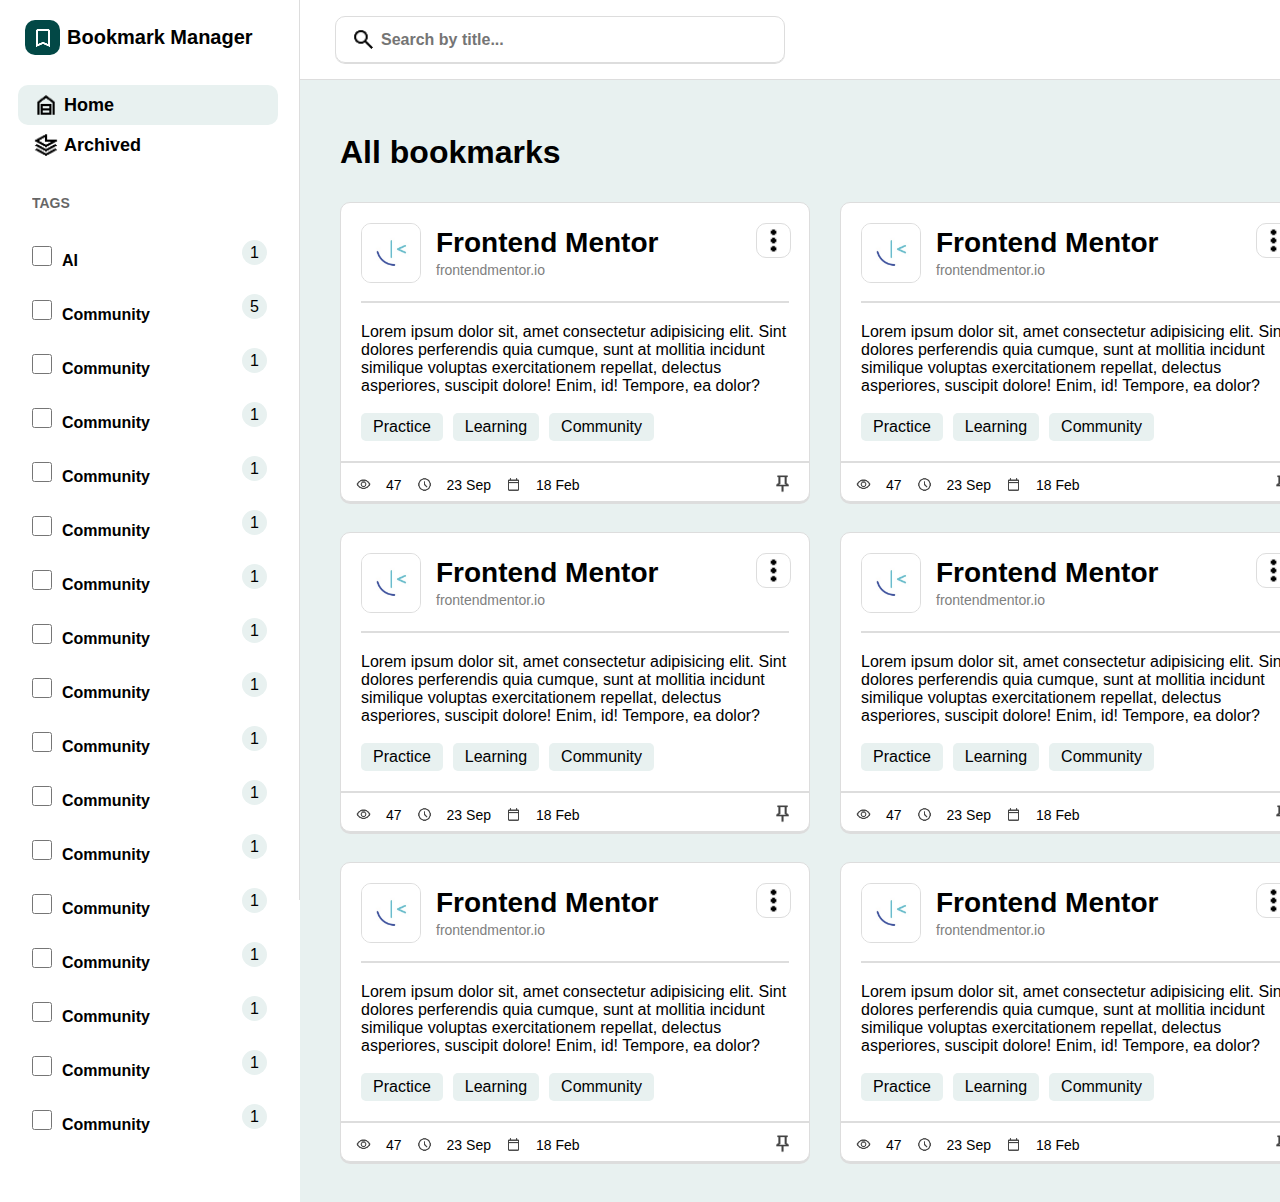
<file: 1/index.html>
<!DOCTYPE html>
<html lang="en">

<head>
    <meta charset="UTF-8">
    <meta name="viewport" content="width=device-width, initial-scale=1.0">
    <title>Bookmark Manager</title>
    <style>
        * {
            margin: 0;
            padding: 0;
            box-sizing: border-box;
            font-family: sans-serif;
        }

        aside {
            width: 300px;
            height: 100vh;
            background-color: #fff;
            border-right: 1px solid #ddd;
            position: absolute;
            top: 0;
            left: 0;
        }

        .title {
            display: flex;
            gap: 7px;
            align-items: center;
            margin-top: 20px;
            margin-left: 25px;
        }

        .title>div {
            border-radius: 10px;
            border: 0;
            background-color: #024846;
            width: 35px;
            height: 35px;
        }

        .title>div img {
            margin: 6px;
        }

        .title>h1 {
            font-weight: 600;
            font-size: 20px;
        }

        nav {
            margin-top: 30px;
        }

        .home,
        .archived {
            display: flex;
            padding: 7px;
            align-items: center;
            font-weight: 600;
            font-size: 18px;
            gap: 5px;
            width: 260px;
            padding-left: 15px;
            margin-left: 18px;
        }

        .home img,
        .archived img {
            width: 26px;
        }

        .home {
            border: 0;
            border-radius: 10px;
            background-color: #e8f1f0;
        }

        .tags {
            margin-top: 30px;
            margin-left: 32px;
        }

        .tags>h4 {
            opacity: 0.6;
            font-size: 14px;
        }

        .tags_list>input {
            width: 20px;
            height: 20px;
            margin-top: 35px;
            margin-right: 10px;
        }

        .tags_num {
            margin-top: -30px;
            margin-left: 210px;
            text-align: center;
            line-height: 25px;
            border: 0;
            border-radius: 100%;
            width: 25px;
            height: 25px;
            background-color: #e8f1f0;
        }

        .tags_list>span {
            font-weight: 600;
        }

        main {
            width: 100%;
            padding-left: 300px;
        }

        header {
            width: 100%;
            height: 80px;
            border-bottom: 1px solid #ddd;
            background-color: #fff;
            display: flex;
            align-items: center;
            gap: 800px;
        }

        search input {
            background: url("img/search.png") top left no-repeat;
            background-size: 25px;
            background-position: 15px;
            margin-left: 35px;
            height: 47px;
            padding-left: 45px;
            width: 450px;
            border: 1px solid #ddd;
            border-radius: 10px;
            box-shadow: 0px 1px #ddd;
            font-size: 16px;
            font-weight: 600;
        }

        .header_right {
            display: flex;
            gap: 15px;
        }

        .add_bookmark {
            display: flex;
            background-color: #024846;
            border: 0;
            gap: 10px;
            color: white;
            font-size: 18px;
            padding: 20px;
            height: 50px;
            line-height: 10px;
            width: 200px;
            border-radius: 10px;
        }

        .profile {
            width: 50px;
            border-radius: 100%;
            transition: 0.15s;
        }

        .profile:hover {
            border: 2px solid cyan;
        }

        section {
            padding: 40px;
            background-color: #e8f1f0;
        }

        section div>h1 {
            margin-top: 1.5vh;
            margin-bottom: 3.5vh;
        }

        .section_head {
            display: flex;
            align-items: center;
            gap: 1165px;
            white-space: nowrap;
        }

        .sort_by {
            margin-bottom: 15px;
            height: 50px;
            display: flex;
            padding: 10px;
            border: 2px solid #ddd;
            background-color: #fff;
            border-radius: 10px;
            align-items: center;
            gap: 4px;

        }

        .sort_by>img {
            width: 25px;
            height: 25px;
        }

        .item-list {
            display: grid;
            grid-template-columns: repeat(3, 1fr);
            grid-auto-rows: 300px;
            gap: 30px;
        }

        .item-list hr{
            border: 1px solid #ddd;
        }

        .item {
            border-radius: 10px;
            border: 1px solid #ddd;
            background-color: #fff;
            box-shadow: 0px 2px #ddd;
            width: 470px;
        }

        .item_container{
            margin: 20px;
        }
        
        .item_header{
            display: flex;
            margin-bottom: 18px;
        }

        .item_logo{
            border: 1px solid #ddd;
            border-radius: 10px;
            width: 60px;
            height: 60px;
        }

        .item_title{
            line-height: 0px;
            margin-left: 15px;
            font-size: 14px;
            color: grey;
        }

        .item_title h1{
            color: black;
            margin-top: 20px;
            margin-bottom: 27px;
        }

        .item_desc{
            margin-top: 20px;
            font-size: 16px;
        }

        .item_more{
            position: absolute;
            margin-left: 395px;
            border: 1px solid #ddd;
            border-radius: 10px;
            width: 35px;
            height: 35px;
        }

        .item_tags{
            margin-top: 18px;
            display: flex;
            gap: 10px;
        }

        .item_tags > div{
            border: 0;
            border-radius: 5px;
            background-color: #e8f1f0;
            padding: 5px;
            padding-left: 12px;
            padding-right: 12px;
        }

        .item_info{
            display: flex;
            align-items: center;
            justify-content: flex-start;
            margin-left: 15px;
            margin-top: 10px;
            bottom: 10px;
            font-size: 14px;
            gap: 15px;
        }

        .item_info > img{
            width: 15px;
            height: 15px;
        }

        .item_pin{
            margin-left: 175px;
        }
        
        .item_pin > img{
            height: 20px;
            width: 25px;
        }

        @media screen and (max-width: 600px){
            
        }
    </style>
</head>

<body>
    <aside>
        <div class="title">
            <div><img src="img/bookmark2.png" alt="로고"></div>
            <h1>Bookmark Manager</h1>
        </div>

        <nav>
            <div class="home"><img src="img/home.png" alt="홈">Home</div>
            <div class="archived"><img src="img/archived.png" alt="아카이브">Archived</div>
            <div class="tags">
                <h4 class="tags_txt">TAGS</h4>
                <div class="tags_list"><input type="checkbox"><span>AI</span>
                    <div class="tags_num">1</div>
                </div>
                <div class="tags_list"><input type="checkbox"><span>Community</span>
                    <div class="tags_num">5</div>
                </div>
                <div class="tags_list"><input type="checkbox"><span>Community</span>
                    <div class="tags_num">1</div>
                </div>
                <div class="tags_list"><input type="checkbox"><span>Community</span>
                    <div class="tags_num">1</div>
                </div>
                <div class="tags_list"><input type="checkbox"><span>Community</span>
                    <div class="tags_num">1</div>
                </div>
                <div class="tags_list"><input type="checkbox"><span>Community</span>
                    <div class="tags_num">1</div>
                </div>
                <div class="tags_list"><input type="checkbox"><span>Community</span>
                    <div class="tags_num">1</div>
                </div>
                <div class="tags_list"><input type="checkbox"><span>Community</span>
                    <div class="tags_num">1</div>
                </div>
                <div class="tags_list"><input type="checkbox"><span>Community</span>
                    <div class="tags_num">1</div>
                </div>
                <div class="tags_list"><input type="checkbox"><span>Community</span>
                    <div class="tags_num">1</div>
                </div>
                <div class="tags_list"><input type="checkbox"><span>Community</span>
                    <div class="tags_num">1</div>
                </div>
                <div class="tags_list"><input type="checkbox"><span>Community</span>
                    <div class="tags_num">1</div>
                </div>
                <div class="tags_list"><input type="checkbox"><span>Community</span>
                    <div class="tags_num">1</div>
                </div>
                <div class="tags_list"><input type="checkbox"><span>Community</span>
                    <div class="tags_num">1</div>
                </div>
                <div class="tags_list"><input type="checkbox"><span>Community</span>
                    <div class="tags_num">1</div>
                </div>
                <div class="tags_list"><input type="checkbox"><span>Community</span>
                    <div class="tags_num">1</div>
                </div>
                <div class="tags_list"><input type="checkbox"><span>Community</span>
                    <div class="tags_num">1</div>
                </div>
            </div>
        </nav>
    </aside>

    <main>
        <header>
            <search>
                <input type="search" placeholder="Search by title...">
            </search>
            <div class="header_right">
                <button class="add_bookmark">
                    <h1>+</h1> Add Bookmark
                </button>
                <a href="https://github.com/unityjack0972"><img src="img/nana.png" alt="" class="profile"></a>
            </div>
        </header>

        <section>
            <div class="section_head">
                <h1>All bookmarks</h1>
                <button class="sort_by"><img src="img/sort.png" alt="분류">
                    <h2>Sort by</h2>
                </button>
            </div>

            <div class="item-list">
                <div class="item">
                    <div class="item_container">
                        <div class="item_header">
                            <img src="img/item1.png" alt="아이템" class="item_logo">
                            <div class="item_title">
                                <h1>Frontend Mentor</h1>
                                <p>frontendmentor.io</p>
                            </div>
                            <img src="img/more.png" alt="더보기" class="item_more">
                        </div>
                        <hr>
                        <p class="item_desc">Lorem ipsum dolor sit, amet consectetur adipisicing elit. Sint dolores perferendis quia
                            cumque, sunt at mollitia incidunt similique voluptas exercitationem repellat, delectus
                            asperiores, suscipit dolore! Enim, id! Tempore, ea dolor?</p>
                        <div class="item_tags">
                            <div>Practice</div>
                            <div>Learning</div>
                            <div>Community</div>
                        </div>
                    </div>
                    <hr>
                    <div class="item_info">
                        <img src="img/view.png" alt="조회수">
                        <div class="info_txt">47</div>
                        <img src="img/date.png" alt="날짜">
                        <div class="info_txt">23 Sep</div>
                        <img src="img/calendar.png" alt="달력">
                        <div class="info_txt">18 Feb</div>
                        
                        <div class="item_pin"><img src="img/pin.png" alt="고정"></div>
                    </div>
                </div>
                <div class="item">
                    <div class="item_container">
                        <div class="item_header">
                            <img src="img/item1.png" alt="아이템" class="item_logo">
                            <div class="item_title">
                                <h1>Frontend Mentor</h1>
                                <p>frontendmentor.io</p>
                            </div>
                            <img src="img/more.png" alt="더보기" class="item_more">
                        </div>
                        <hr>
                        <p class="item_desc">Lorem ipsum dolor sit, amet consectetur adipisicing elit. Sint dolores perferendis quia
                            cumque, sunt at mollitia incidunt similique voluptas exercitationem repellat, delectus
                            asperiores, suscipit dolore! Enim, id! Tempore, ea dolor?</p>
                        <div class="item_tags">
                            <div>Practice</div>
                            <div>Learning</div>
                            <div>Community</div>
                        </div>
                    </div>
                    <hr>
                    <div class="item_info">
                        <img src="img/view.png" alt="조회수">
                        <div class="info_txt">47</div>
                        <img src="img/date.png" alt="날짜">
                        <div class="info_txt">23 Sep</div>
                        <img src="img/calendar.png" alt="달력">
                        <div class="info_txt">18 Feb</div>
                        
                        <div class="item_pin"><img src="img/pin.png" alt="고정"></div>
                    </div>
                </div>
                <div class="item">
                    <div class="item_container">
                        <div class="item_header">
                            <img src="img/item1.png" alt="아이템" class="item_logo">
                            <div class="item_title">
                                <h1>Frontend Mentor</h1>
                                <p>frontendmentor.io</p>
                            </div>
                            <img src="img/more.png" alt="더보기" class="item_more">
                        </div>
                        <hr>
                        <p class="item_desc">Lorem ipsum dolor sit, amet consectetur adipisicing elit. Sint dolores perferendis quia
                            cumque, sunt at mollitia incidunt similique voluptas exercitationem repellat, delectus
                            asperiores, suscipit dolore! Enim, id! Tempore, ea dolor?</p>
                        <div class="item_tags">
                            <div>Practice</div>
                            <div>Learning</div>
                            <div>Community</div>
                        </div>
                    </div>
                    <hr>
                    <div class="item_info">
                        <img src="img/view.png" alt="조회수">
                        <div class="info_txt">47</div>
                        <img src="img/date.png" alt="날짜">
                        <div class="info_txt">23 Sep</div>
                        <img src="img/calendar.png" alt="달력">
                        <div class="info_txt">18 Feb</div>
                        
                        <div class="item_pin"><img src="img/pin.png" alt="고정"></div>
                    </div>
                </div>
                <div class="item">
                    <div class="item_container">
                        <div class="item_header">
                            <img src="img/item1.png" alt="아이템" class="item_logo">
                            <div class="item_title">
                                <h1>Frontend Mentor</h1>
                                <p>frontendmentor.io</p>
                            </div>
                            <img src="img/more.png" alt="더보기" class="item_more">
                        </div>
                        <hr>
                        <p class="item_desc">Lorem ipsum dolor sit, amet consectetur adipisicing elit. Sint dolores perferendis quia
                            cumque, sunt at mollitia incidunt similique voluptas exercitationem repellat, delectus
                            asperiores, suscipit dolore! Enim, id! Tempore, ea dolor?</p>
                        <div class="item_tags">
                            <div>Practice</div>
                            <div>Learning</div>
                            <div>Community</div>
                        </div>
                    </div>
                    <hr>
                    <div class="item_info">
                        <img src="img/view.png" alt="조회수">
                        <div class="info_txt">47</div>
                        <img src="img/date.png" alt="날짜">
                        <div class="info_txt">23 Sep</div>
                        <img src="img/calendar.png" alt="달력">
                        <div class="info_txt">18 Feb</div>
                        
                        <div class="item_pin"><img src="img/pin.png" alt="고정"></div>
                    </div>
                </div>
                <div class="item">
                    <div class="item_container">
                        <div class="item_header">
                            <img src="img/item1.png" alt="아이템" class="item_logo">
                            <div class="item_title">
                                <h1>Frontend Mentor</h1>
                                <p>frontendmentor.io</p>
                            </div>
                            <img src="img/more.png" alt="더보기" class="item_more">
                        </div>
                        <hr>
                        <p class="item_desc">Lorem ipsum dolor sit, amet consectetur adipisicing elit. Sint dolores perferendis quia
                            cumque, sunt at mollitia incidunt similique voluptas exercitationem repellat, delectus
                            asperiores, suscipit dolore! Enim, id! Tempore, ea dolor?</p>
                        <div class="item_tags">
                            <div>Practice</div>
                            <div>Learning</div>
                            <div>Community</div>
                        </div>
                    </div>
                    <hr>
                    <div class="item_info">
                        <img src="img/view.png" alt="조회수">
                        <div class="info_txt">47</div>
                        <img src="img/date.png" alt="날짜">
                        <div class="info_txt">23 Sep</div>
                        <img src="img/calendar.png" alt="달력">
                        <div class="info_txt">18 Feb</div>
                        
                        <div class="item_pin"><img src="img/pin.png" alt="고정"></div>
                    </div>
                </div>
                <div class="item">
                    <div class="item_container">
                        <div class="item_header">
                            <img src="img/item1.png" alt="아이템" class="item_logo">
                            <div class="item_title">
                                <h1>Frontend Mentor</h1>
                                <p>frontendmentor.io</p>
                            </div>
                            <img src="img/more.png" alt="더보기" class="item_more">
                        </div>
                        <hr>
                        <p class="item_desc">Lorem ipsum dolor sit, amet consectetur adipisicing elit. Sint dolores perferendis quia
                            cumque, sunt at mollitia incidunt similique voluptas exercitationem repellat, delectus
                            asperiores, suscipit dolore! Enim, id! Tempore, ea dolor?</p>
                        <div class="item_tags">
                            <div>Practice</div>
                            <div>Learning</div>
                            <div>Community</div>
                        </div>
                    </div>
                    <hr>
                    <div class="item_info">
                        <img src="img/view.png" alt="조회수">
                        <div class="info_txt">47</div>
                        <img src="img/date.png" alt="날짜">
                        <div class="info_txt">23 Sep</div>
                        <img src="img/calendar.png" alt="달력">
                        <div class="info_txt">18 Feb</div>
                        
                        <div class="item_pin"><img src="img/pin.png" alt="고정"></div>
                    </div>
                </div>
                <div class="item">
                    <div class="item_container">
                        <div class="item_header">
                            <img src="img/item1.png" alt="아이템" class="item_logo">
                            <div class="item_title">
                                <h1>Frontend Mentor</h1>
                                <p>frontendmentor.io</p>
                            </div>
                            <img src="img/more.png" alt="더보기" class="item_more">
                        </div>
                        <hr>
                        <p class="item_desc">Lorem ipsum dolor sit, amet consectetur adipisicing elit. Sint dolores perferendis quia
                            cumque, sunt at mollitia incidunt similique voluptas exercitationem repellat, delectus
                            asperiores, suscipit dolore! Enim, id! Tempore, ea dolor?</p>
                        <div class="item_tags">
                            <div>Practice</div>
                            <div>Learning</div>
                            <div>Community</div>
                        </div>
                    </div>
                    <hr>
                    <div class="item_info">
                        <img src="img/view.png" alt="조회수">
                        <div class="info_txt">47</div>
                        <img src="img/date.png" alt="날짜">
                        <div class="info_txt">23 Sep</div>
                        <img src="img/calendar.png" alt="달력">
                        <div class="info_txt">18 Feb</div>
                        
                        <div class="item_pin"><img src="img/pin.png" alt="고정"></div>
                    </div>
                </div>
                <div class="item">
                    <div class="item_container">
                        <div class="item_header">
                            <img src="img/item1.png" alt="아이템" class="item_logo">
                            <div class="item_title">
                                <h1>Frontend Mentor</h1>
                                <p>frontendmentor.io</p>
                            </div>
                            <img src="img/more.png" alt="더보기" class="item_more">
                        </div>
                        <hr>
                        <p class="item_desc">Lorem ipsum dolor sit, amet consectetur adipisicing elit. Sint dolores perferendis quia
                            cumque, sunt at mollitia incidunt similique voluptas exercitationem repellat, delectus
                            asperiores, suscipit dolore! Enim, id! Tempore, ea dolor?</p>
                        <div class="item_tags">
                            <div>Practice</div>
                            <div>Learning</div>
                            <div>Community</div>
                        </div>
                    </div>
                    <hr>
                    <div class="item_info">
                        <img src="img/view.png" alt="조회수">
                        <div class="info_txt">47</div>
                        <img src="img/date.png" alt="날짜">
                        <div class="info_txt">23 Sep</div>
                        <img src="img/calendar.png" alt="달력">
                        <div class="info_txt">18 Feb</div>
                        
                        <div class="item_pin"><img src="img/pin.png" alt="고정"></div>
                    </div>
                </div>
                <div class="item">
                    <div class="item_container">
                        <div class="item_header">
                            <img src="img/item1.png" alt="아이템" class="item_logo">
                            <div class="item_title">
                                <h1>Frontend Mentor</h1>
                                <p>frontendmentor.io</p>
                            </div>
                            <img src="img/more.png" alt="더보기" class="item_more">
                        </div>
                        <hr>
                        <p class="item_desc">Lorem ipsum dolor sit, amet consectetur adipisicing elit. Sint dolores perferendis quia
                            cumque, sunt at mollitia incidunt similique voluptas exercitationem repellat, delectus
                            asperiores, suscipit dolore! Enim, id! Tempore, ea dolor?</p>
                        <div class="item_tags">
                            <div>Practice</div>
                            <div>Learning</div>
                            <div>Community</div>
                        </div>
                    </div>
                    <hr>
                    <div class="item_info">
                        <img src="img/view.png" alt="조회수">
                        <div class="info_txt">47</div>
                        <img src="img/date.png" alt="날짜">
                        <div class="info_txt">23 Sep</div>
                        <img src="img/calendar.png" alt="달력">
                        <div class="info_txt">18 Feb</div>
                        
                        <div class="item_pin"><img src="img/pin.png" alt="고정"></div>
                    </div>
                </div>
                
            </div>
        </section>
    </main>
</body>

</html>
</file>
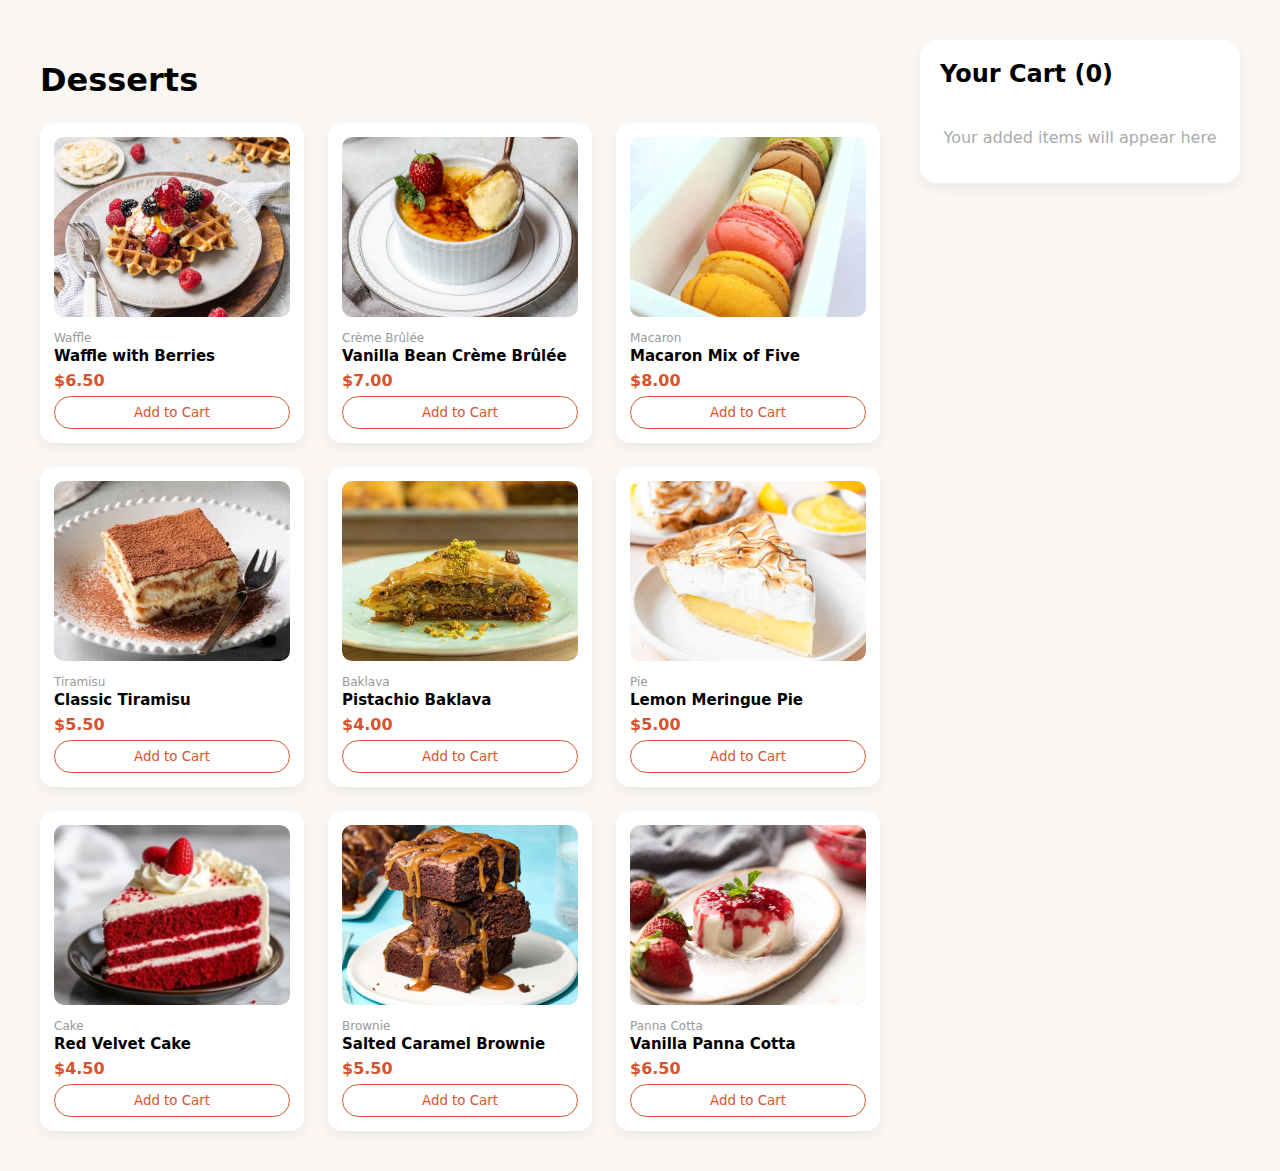
<file: 2/index.html>
<!DOCTYPE html>
<html lang="en">

<head>
    <meta charset="UTF-8" />
    <title>Dessert</title>
    <style>
        * {
            box-sizing: border-box;
            font-family: system-ui, sans-serif;
        }

        body {
            margin: 0;
            background: #faf6f2;
        }

        .container {
            display: flex;
            padding: 40px;
            gap: 40px;
        }

        .menu {
            flex: 3;
        }

        .menu h1 {
            margin-bottom: 24px;
        }

        .grid {
            display: grid;
            grid-template-columns: repeat(3, 1fr);
            gap: 24px;
        }

        .card {
            background: white;
            border-radius: 14px;
            padding: 14px;
            box-shadow: 0 6px 14px rgba(0, 0, 0, 0.05);
        }

        .card img {
            width: 100%;
            height: 180px;
            object-fit: cover;
            border-radius: 10px;
        }

        .category {
            font-size: 12px;
            color: #999;
            margin: 10px 0 2px;
        }

        .card h3 {
            margin: 0;
            font-size: 15px;
        }

        .price {
            color: #d3542f;
            font-weight: bold;
            margin: 6px 0;
        }

        button {
            width: 100%;
            padding: 8px;
            border-radius: 20px;
            border: 1px solid #d3542f;
            background: white;
            color: #d3542f;
            cursor: pointer;
        }

        button:hover {
            background: #d3542f;
            color: white;
        }

        .cart {
            flex: 1;
            background: white;
            border-radius: 16px;
            padding: 20px;
            height: fit-content;
            box-shadow: 0 6px 14px rgba(0, 0, 0, 0.05);
        }

        .cart h2 {
            margin-top: 0;
        }

        .empty {
            margin-top: 40px;
            text-align: center;
            color: #aaa;
        }
    </style>
</head>

<body>
    <div class="container">
        <main class="menu">
            <h1>Desserts</h1>

            <div class="grid">
                <div class="card">
                    <img src="img/dessert1.png" alt="디저트">
                    <p class="category">Waffle</p>
                    <h3>Waffle with Berries</h3>
                    <p class="price">$6.50</p>
                    <button>Add to Cart</button>
                </div>

                <div class="card">
                    <img src="img/dessert2.png" alt="디저트">
                    <p class="category">Crème Brûlée</p>
                    <h3>Vanilla Bean Crème Brûlée</h3>
                    <p class="price">$7.00</p>
                    <button>Add to Cart</button>
                </div>

                <div class="card">
                    <img src="img/dessert3.png" alt="디저트">
                    <p class="category">Macaron</p>
                    <h3>Macaron Mix of Five</h3>
                    <p class="price">$8.00</p>
                    <button>Add to Cart</button>
                </div>

                <div class="card">
                    <img src="img/dessert4.png" alt="디저트">
                    <p class="category">Tiramisu</p>
                    <h3>Classic Tiramisu</h3>
                    <p class="price">$5.50</p>
                    <button>Add to Cart</button>
                </div>

                <div class="card">
                    <img src="img/dessert5.png" alt="디저트">
                    <p class="category">Baklava</p>
                    <h3>Pistachio Baklava</h3>
                    <p class="price">$4.00</p>
                    <button>Add to Cart</button>
                </div>

                <div class="card">
                    <img src="img/dessert6.png" alt="디저트">
                    <p class="category">Pie</p>
                    <h3>Lemon Meringue Pie</h3>
                    <p class="price">$5.00</p>
                    <button>Add to Cart</button>
                </div>

                <div class="card">
                    <img src="img/dessert7.png" alt="디저트">
                    <p class="category">Cake</p>
                    <h3>Red Velvet Cake</h3>
                    <p class="price">$4.50</p>
                    <button>Add to Cart</button>
                </div>

                <div class="card">
                    <img src="img/dessert8.png" alt="디저트">
                    <p class="category">Brownie</p>
                    <h3>Salted Caramel Brownie</h3>
                    <p class="price">$5.50</p>
                    <button>Add to Cart</button>
                </div>

                <div class="card">
                    <img src="img/dessert9.png" alt="디저트">
                    <p class="category">Panna Cotta</p>
                    <h3>Vanilla Panna Cotta</h3>
                    <p class="price">$6.50</p>
                    <button>Add to Cart</button>
                </div>
            </div>
        </main>

        <aside class="cart">
            <h2>Your Cart (0)</h2>
            <div class="empty">
                <p>Your added items will appear here</p>
            </div>
        </aside>
    </div>
</body>

</html>
</file>
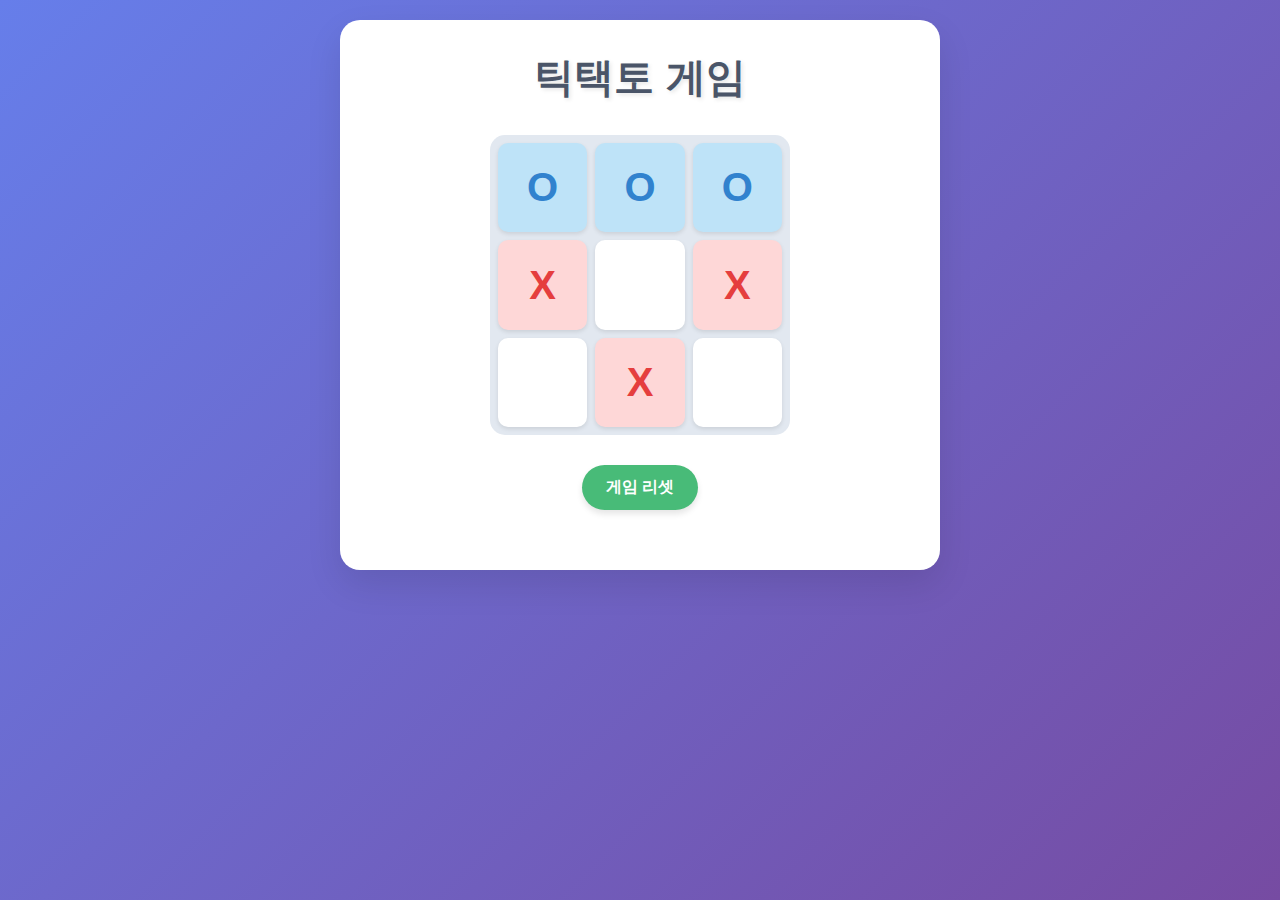
<file: 3/선수제공파일/B20/index.html>
<!DOCTYPE html>
<html lang="ko">
<head>
    <meta charset="UTF-8">
    <meta name="viewport" content="width=device-width, initial-scale=1.0">
    <title>틱택토 게임</title>
    <link rel="stylesheet" href="style.css">
</head>
<body>
    <div class="container">
        <h1>틱택토 게임</h1>
        
        <div class="game-board " id="gameBoard">
            <div class="cell o" data-index="0">O</div>
            <div class="cell o" data-index="1">O</div>
            <div class="cell o" data-index="2">O</div>
            <div class="cell x" data-index="3">X</div>
            <div class="cell" data-index="4"></div>
            <div class="cell x" data-index="5">X</div>
            <div class="cell" data-index="6"></div>
            <div class="cell x" data-index="7">X</div>
            <div class="cell" data-index="8"></div>
        </div>

        <div class="game-controls">
            <button id="resetGame" class="btn btn-primary">게임 리셋</button>
        </div>

    </div>
</body>
</html>
</file>
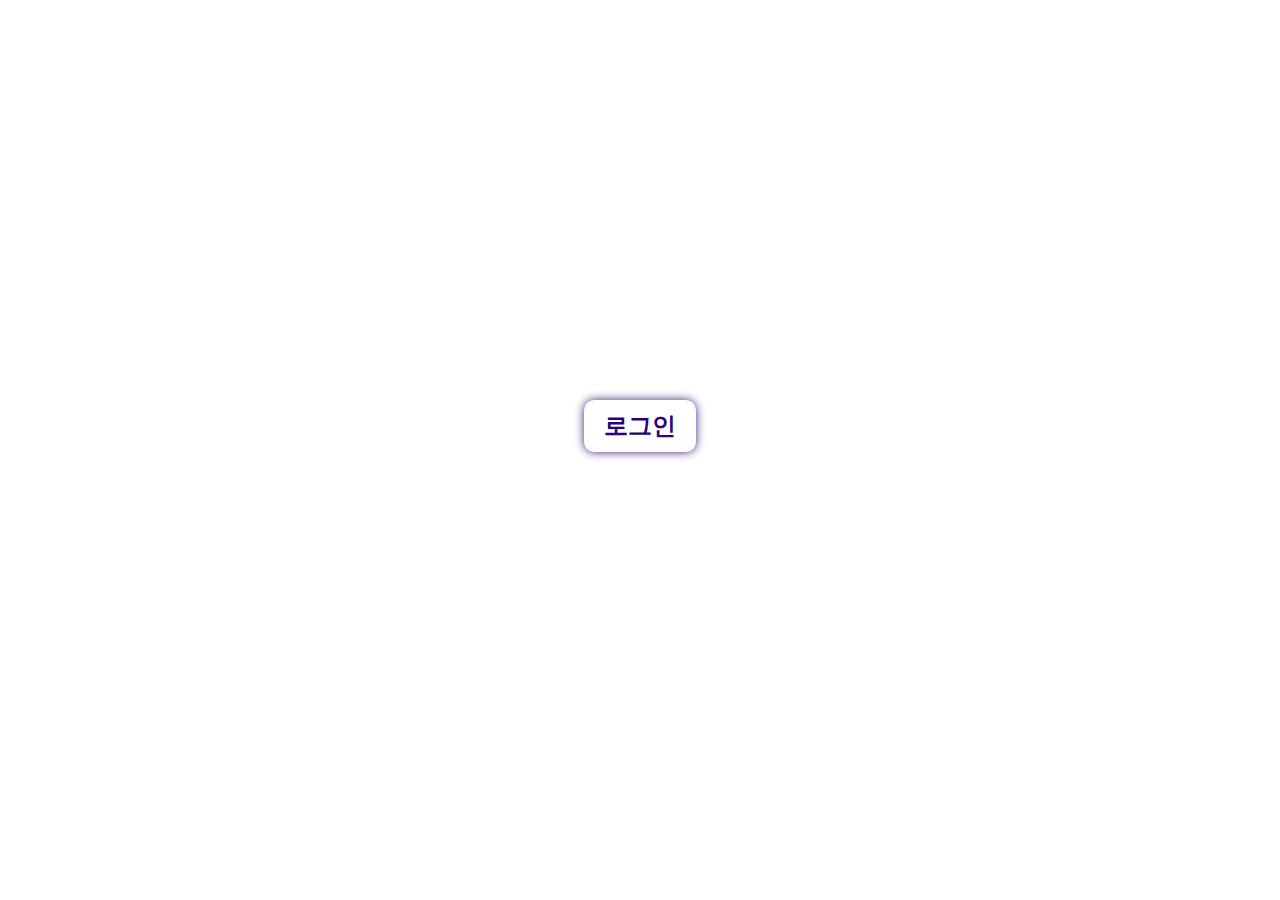
<file: 3/풀이/A13/index.html>
<!DOCTYPE html>
<html lang="en">

<head>
    <meta charset="UTF-8">
    <meta name="viewport" content="width=device-width, initial-scale=1.0">
    <title>Document</title>
    <link rel="stylesheet" href="style.css">
</head>

<body>
    <!-- <div class="open">
        <a href="#modal">Open Modal</a>
        <div>
            <div id="modal">
                <div class="modal__window">
                    <a class="modal__close" href="#">X</a>
                    <h2>Please to meet you!</h2>
                    <p>Hello there, I am a nice Modal Window.</p>
                </div>
            </div> -->
    <div class="container">
        <a class="login-btn" href="#modal">로그인</a>
        <div id="modal">
            <div class="modal-content">
                <div class="modal-head">
                    <h2 class="modal-title">계정 로그인</h2>
                    <a class="modal-close" href="#">×</a>
                </div>
                <div class="modal-body">
                    <div class="modal-body-txt">
                        <h3 class="modal-subtitle">안전한 서비스를 위해 로그인이 필요합니다.</h3>
                        <h3 class="modal-form-txt">계속하려면 아래에 등록된 이메일과 비밀번호를 입력해주세요.</h3>
                    </div>
                    <div class="modal-form">
                        <input type="email" placeholder="이메일">
                        <br>
                        <input type="password" placeholder="비밀번호">
                        <br>
                        <button class="submit-btn" type="submit">로그인 계속</button>
                    </div>
                </div>
            </div>
        </div>
    </div>
</body>

</html>
</file>
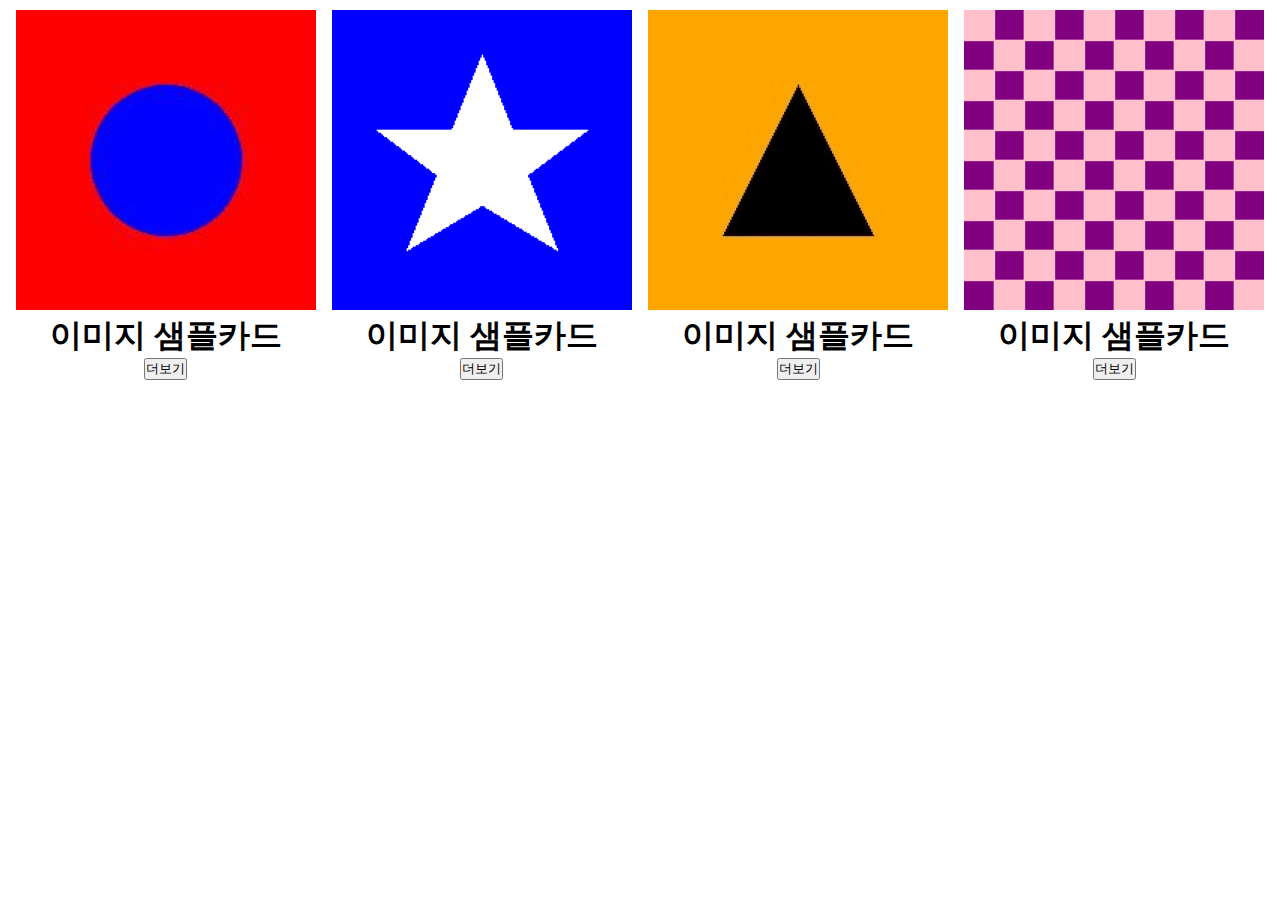
<file: 3/풀이/A15/index.html>
<!DOCTYPE html>
<html lang="en">
<head>
    <meta charset="UTF-8">
    <meta name="viewport" content="width=device-width, initial-scale=1.0">
    <title>Card</title>
    <link rel="stylesheet" href="style.css">
</head>
<body>
    <div class="container">
        <div class="card">
            <img src="/3/선수제공파일/A15/card1.jpg" alt="카드이미지" class="card-img">
            <h1 class="card-title">이미지 샘플카드</h1>
            <button class="card-btn">더보기</button>
        </div>
        
        <div class="card">
            <img src="/3/선수제공파일/A15/card2.jpg" alt="카드이미지" class="card-img">
            <h1 class="card-title">이미지 샘플카드</h1>
            <button class="card-btn">더보기</button>
        </div>
        <div class="card">
            <img src="/3/선수제공파일/A15/card3.jpg" alt="카드이미지" class="card-img">
            <h1 class="card-title">이미지 샘플카드</h1>
            <button class="card-btn">더보기</button>
        </div>
        <div class="card">
            <img src="/3/선수제공파일/A15/card4.jpg" alt="카드이미지" class="card-img">
            <h1 class="card-title">이미지 샘플카드</h1>
            <button class="card-btn">더보기</button>
        </div>

    </div>
</body>
</html>
</file>
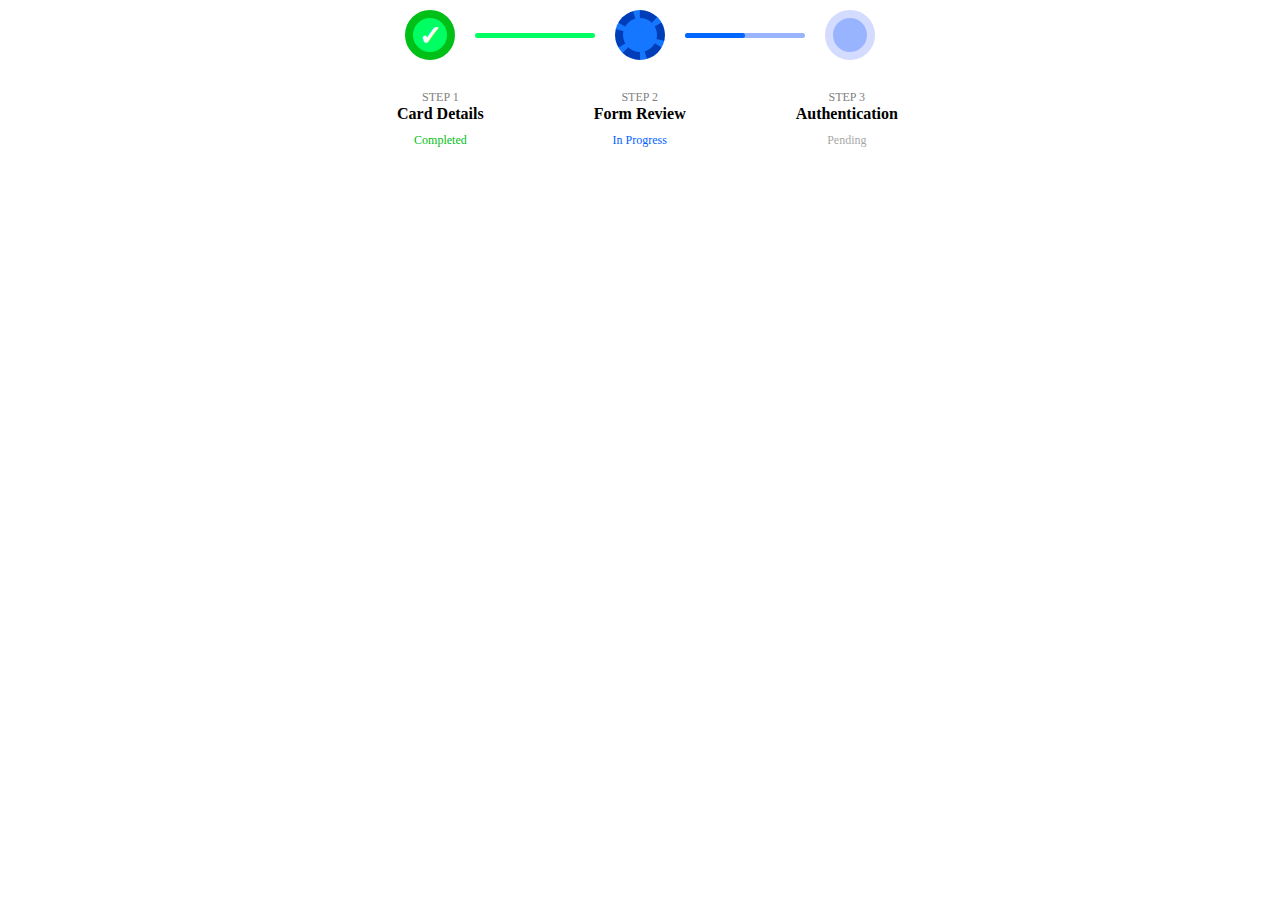
<file: 3/풀이/A16/index.html>
<!DOCTYPE html>
<html lang="en">

<head>
    <meta charset="UTF-8">
    <meta name="viewport" content="width=device-width, initial-scale=1.0">
    <title>Progress</title>
    <link rel="stylesheet" href="style.css">
</head>

<body>
    <div class="container">
        <div class="top">
            <div class="top-completed">✓</div>
            <div class="top-line"></div>
            <div class="top-inprogress"></div>
            <div class="top-line-2">
                <div class="top-subline"></div>
            </div>
            <div class="top-pending"></div>
        </div>

        <div class="bottom">
            <div class="bottom-completed">
                <div class="step">STEP 1</div>
                <div class="bottom-title">Card Details</div>
                <div class="bottom-txt">Completed</div>
            </div>

            <div class="bottom-inprogress">
                <div class="step">STEP 2</div>
                <div class="bottom-title">Form Review</div>
                <div class="bottom-txt">In Progress</div>
            </div>

            <div class="bottom-pending">
                <div class="step">STEP 3</div>
                <div class="bottom-title">Authentication</div>
                <div class="bottom-txt">Pending</div>
            </div>
        </div>
    </div>
</body>

</html>
</file>
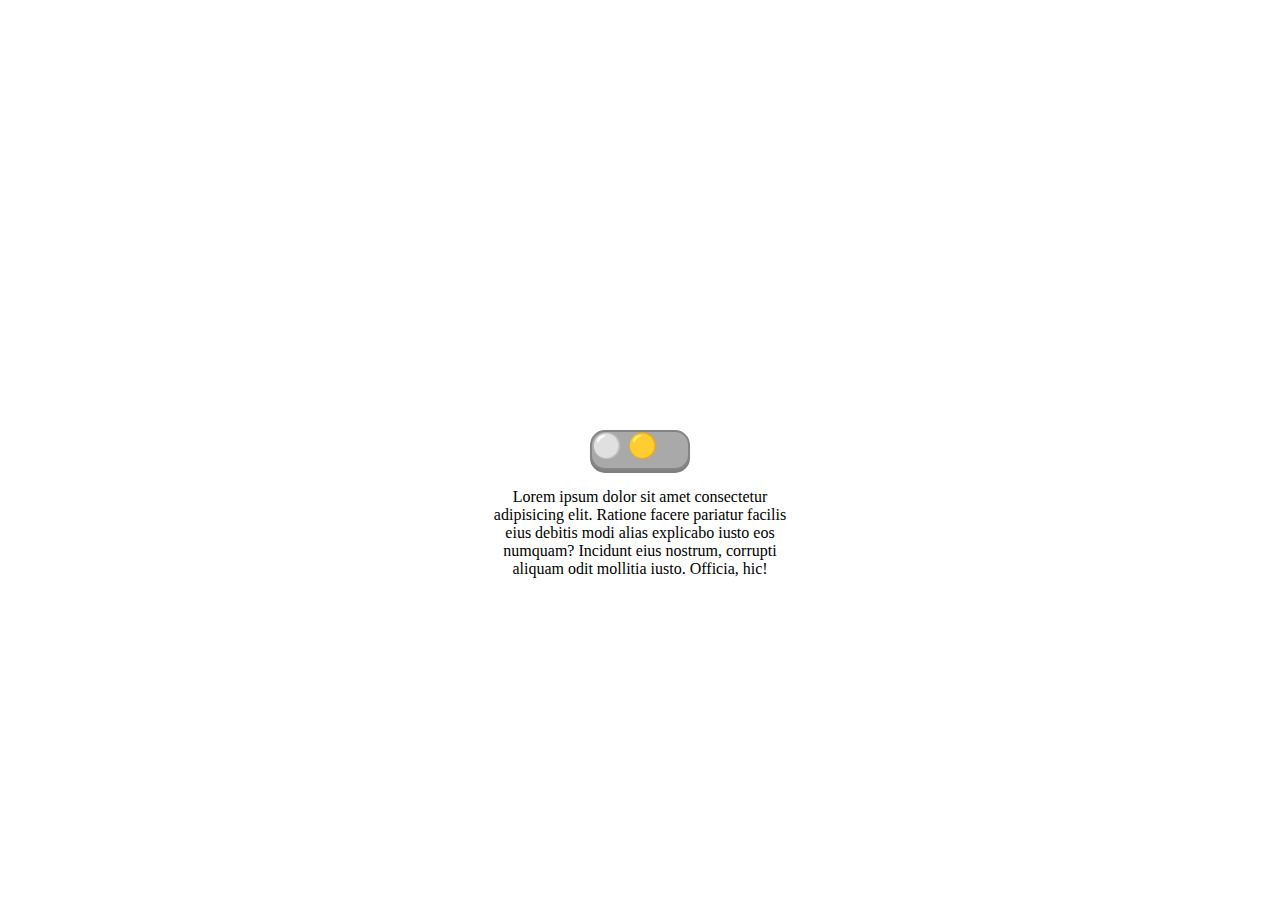
<file: 3/풀이/A3/index.html>
<!DOCTYPE html>
<html lang="en">

<head>
    <meta charset="UTF-8">
    <meta name="viewport" content="width=device-width, initial-scale=1.0">
    <title>Theme</title>
    <link rel="stylesheet" href="style.css">
</head>

<body>
    <div class="toggle-btn">
        <input type='checkbox' style="display: none;" id=cb>
        <label class="light" for=cb>⚪</label>
        <label class="dark" for=cb>🟡</label>
    </div>
    <br>
    <p>Lorem ipsum dolor sit amet consectetur adipisicing elit. Ratione facere pariatur facilis eius debitis modi alias explicabo iusto eos numquam? Incidunt eius nostrum, corrupti aliquam odit mollitia iusto. Officia, hic!</p>
</body>

</html>
</file>
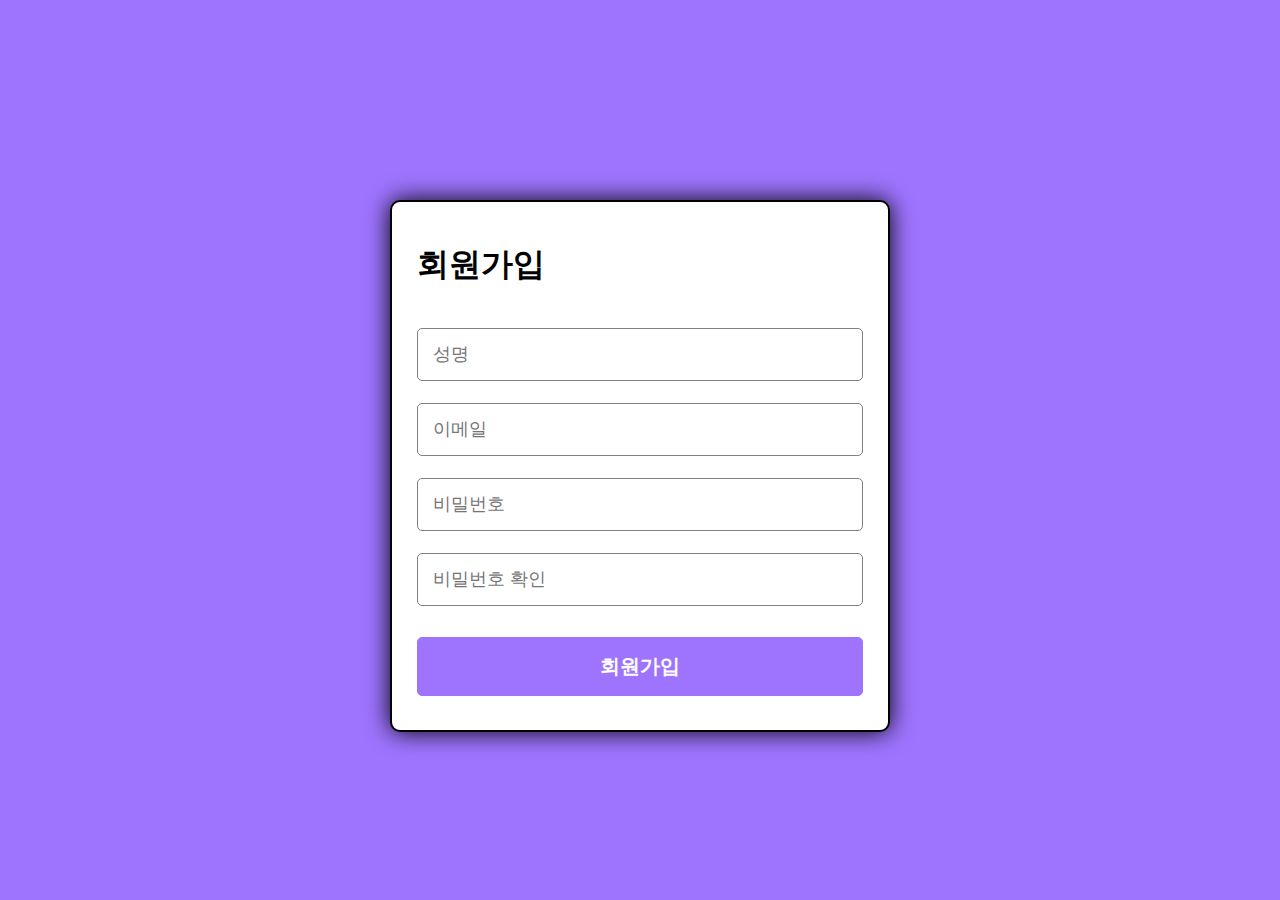
<file: 3/풀이/A4/index.html>
<!DOCTYPE html>
<html lang="en">

<head>
    <meta charset="UTF-8">
    <meta name="viewport" content="width=device-width, initial-scale=1.0">
    <title>Sign-in</title>
    <link rel="stylesheet" href="style.css">
</head>

<body>
    <div class="container">
        <form action="form.php">
            <h1>회원가입</h1>
            <div class="input-list">
                <input type="text" required placeholder="성명" /><br>
                <input type="email" required placeholder="이메일" /><br>
                <input type="password" required placeholder="비밀번호" /><br>
                <input type="password" required placeholder="비밀번호 확인" /><br>
                <button type="submit">회원가입</button>
            </div>
        </form>
    </div>
</body>

</html>
</file>
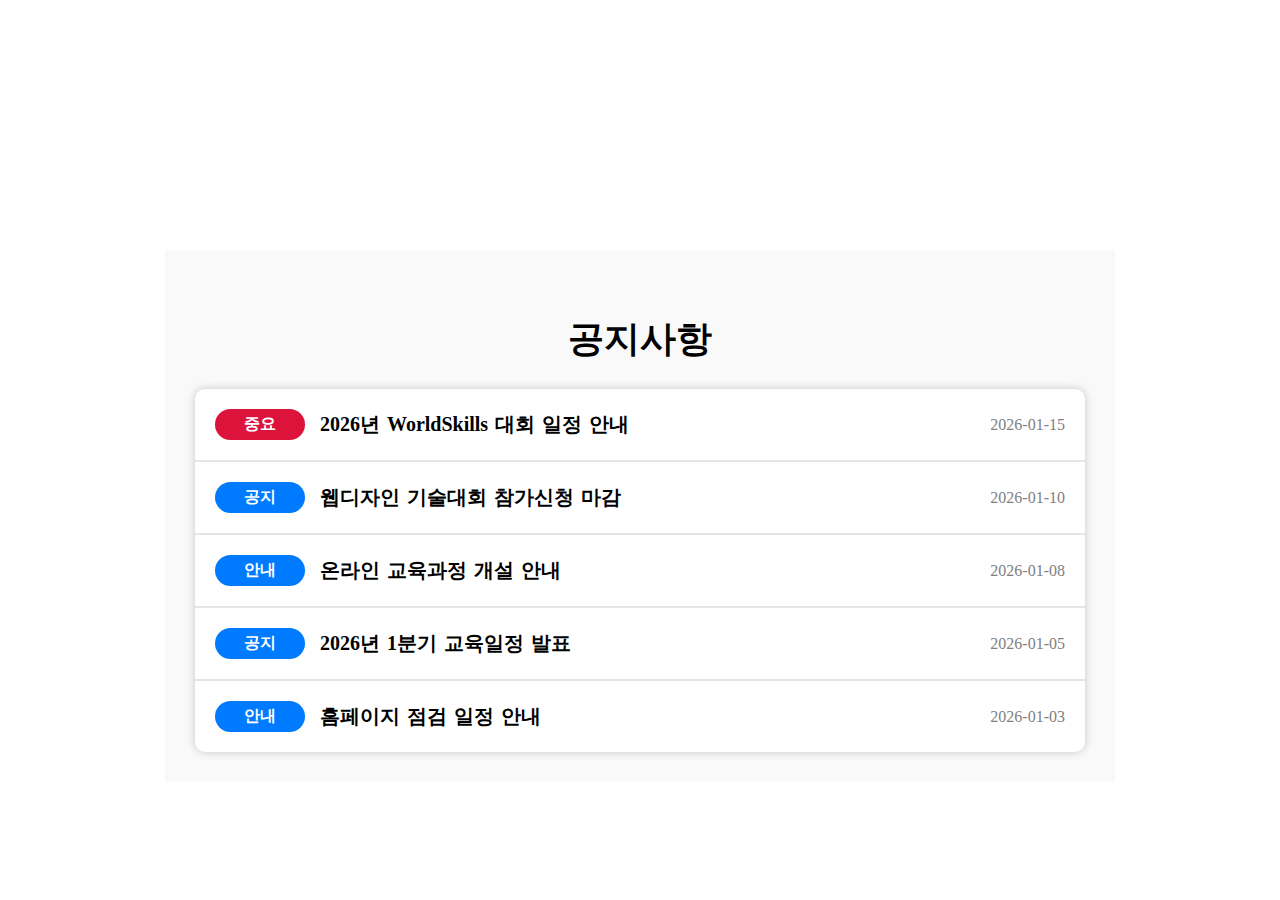
<file: 3/풀이/A5/index.html>
<!DOCTYPE html>
<html lang="en">

<head>
    <meta charset="UTF-8">
    <meta name="viewport" content="width=device-width, initial-scale=1.0">
    <title>Notice</title>
    <link rel="stylesheet" href="style.css">
</head>

<body>
    <div class="container">
        <h1 class="notice-main-title">공지사항</h1>
        <div class="notice-list">

            <div class="notice">
                <div class="notice-left">
                    <h4 class="notice-type crucial">중요</h4>
                    <h3 class="notice-title">2026년 WorldSkills 대회 일정 안내</h3>
                </div>
                <h4 class="notice-date">2026-01-15</h4>
            </div>
            <hr>
            <div class="notice">
                <div class="notice-left">
                    <h4 class="notice-type normal">공지</h4>
                    <h3 class="notice-title">웹디자인 기술대회 참가신청 마감</h3>
                </div>
                <h4 class="notice-date">2026-01-10
                </h4>
            </div>
            <hr>
            <div class="notice">
                <div class="notice-left">
                    <h4 class="notice-type guide">안내</h4>
                    <h3 class="notice-title">온라인 교육과정 개설 안내</h3>
                </div>
                <h4 class="notice-date">2026-01-08
                </h4>
            </div>
            <hr>
            <div class="notice">
                <div class="notice-left">
                    <h4 class="notice-type normal">공지</h4>
                    <h3 class="notice-title">2026년 1분기 교육일정 발표</h3>
                </div>
                <h4 class="notice-date">2026-01-05</h4>
            </div>
            <hr>
            <div class="notice">
                <div class="notice-left">
                    <h4 class="notice-type guide">안내</h4>
                    <h3 class="notice-title">홈페이지 점검 일정 안내</h3>
                </div>
                <h4 class="notice-date">2026-01-03</h4>
            </div>
        </div>
    </div>
</body>

</html>
</file>
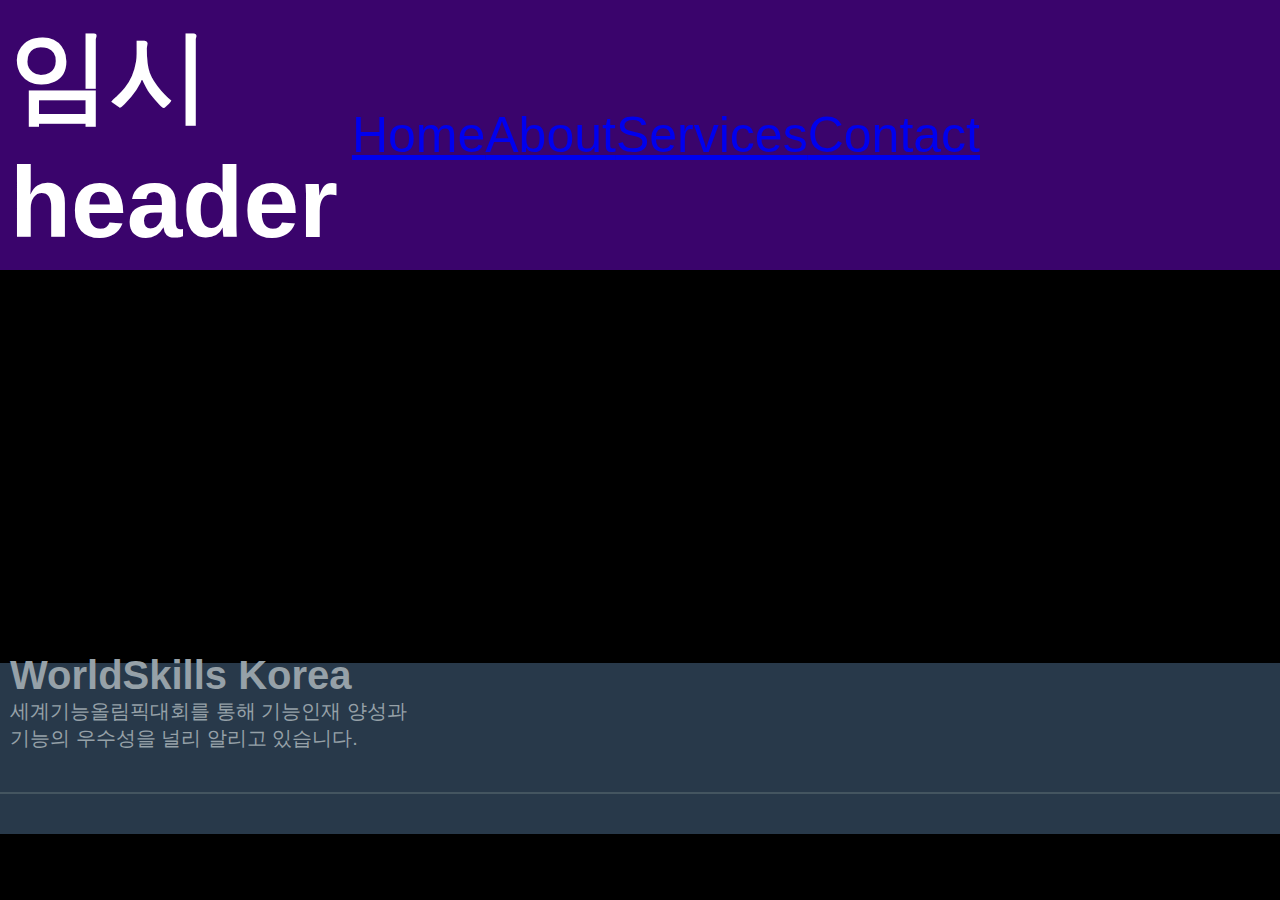
<file: 3/풀이/A6/index.html>
<!DOCTYPE html>
<html lang="en">

<head>
    <meta charset="UTF-8">
    <meta name="viewport" content="width=device-width, initial-scale=1.0">
    <title>Footer</title>
    <link rel="stylesheet" href="style.css">
</head>

<body>
    <header>
        <h1>임시header</h1>
        <a href="#">Home</a>
        <a href="#">About</a>
        <a href="#">Services</a>
        <a href="#">Contact</a>
    </header>

    <footer>
        <div class="footer-top">
            <div class="footer-top-left">
                <h1>WorldSkills Korea</h1>
                <p>세계기능올림픽대회를 통해 기능인재 양성과<br>
                    기능의 우수성을 널리 알리고 있습니다.</p>
            </div>
        </div>
        <hr>
        <div class="footer-bottom">

        </div>
    </footer>
</body>

</html>
</file>
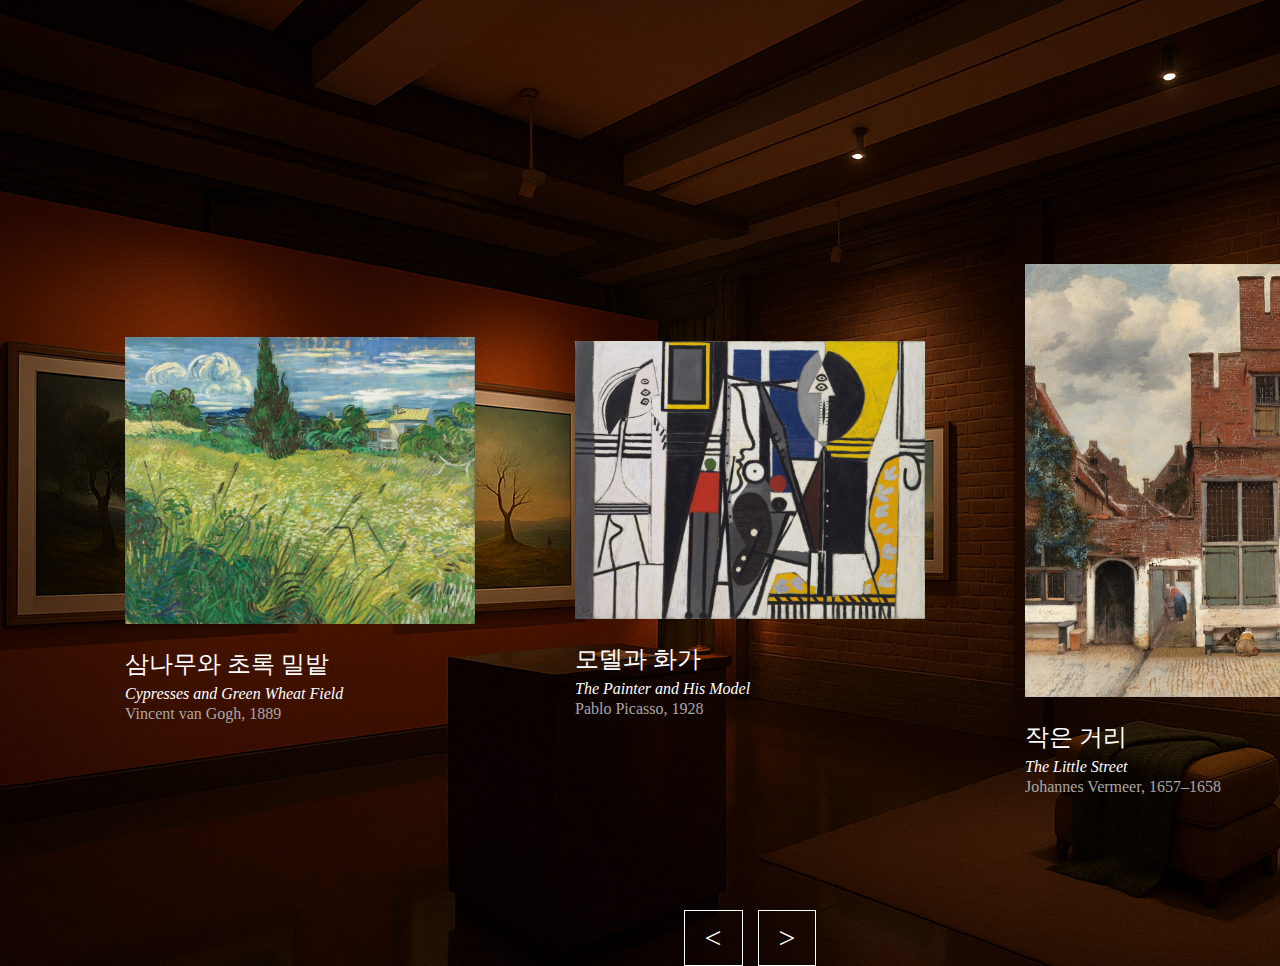
<file: 3/풀이/A9/index.html>
<!DOCTYPE html>
<html lang="en">
<head>
<meta charset="UTF-8">
<meta name="viewport" content="width=device-width, initial-scale=1.0">
<title>Document</title>
<link rel="stylesheet" href="style.css">
</head>
<body>

<input type="radio" name="slide" id="slide1" checked>
<input type="radio" name="slide" id="slide2">
<input type="radio" name="slide" id="slide3">

<div class="slide-container">

    <div class="slider">
        <div class="slide-area slide1">
            <div class="slide-content">
                <img src="/3/선수제공파일/A9/images/1.jpg">
                <div class="slide-desc">
                    <h2 class="slide-desc-title-kr">삼나무와 초록 밀밭</h2>
                    <i class="slide-desc-title-en">Cypresses and Green Wheat Field</i>
                    <p class="slide-desc-date">Vincent van Gogh, 1889</p>
                </div>
            </div>
            <div class="slide-content">
                <img src="/3/선수제공파일/A9/images/2.jpg">
                <div class="slide-desc">
                    <h2 class="slide-desc-title-kr">모델과 화가</h2>
                    <i class="slide-desc-title-en">The Painter and His Model</i>
                    <p class="slide-desc-date">Pablo Picasso, 1928</p>
                </div>
            </div>
            <div class="slide-content">
                <img src="/3/선수제공파일/A9/images/3.jpg">
                <div class="slide-desc">
                    <h2 class="slide-desc-title-kr">작은 거리</h2>
                    <i class="slide-desc-title-en">The Little Street</i>
                    <p class="slide-desc-date">Johannes Vermeer, 1657–1658</p>
                </div>
            </div>
        </div>

        <div class="slide-area slide2">
            <div class="slide-content">
                <img src="/3/선수제공파일/A9/images/4.jpg">
                <div class="slide-desc">
                    <h2 class="slide-desc-title-kr">빈도 알토비티의 초상</h2>
                    <i class="slide-desc-title-en">Portrait of Bindo Altoviti</i>
                    <p class="slide-desc-date">Raphael, 1515</p>
                </div>
            </div>
            <div class="slide-content">
                <img src="/3/선수제공파일/A9/images/5.jpg">
                <div class="slide-desc">
                    <h2 class="slide-desc-title-kr">나르시스의 변형</h2>
                    <i class="slide-desc-title-en">The Metamorphosis of Narcissus</i>
                    <p class="slide-desc-date">Salvador Dalí, 1937</p>
                </div>
            </div>
            <div class="slide-content">
                <img src="/3/선수제공파일/A9/images/6.jpg">
                <div class="slide-desc">
                    <h2 class="slide-desc-title-kr">베노아의 성모</h2>
                    <i class="slide-desc-title-en">The Benois Madonna</i>
                    <p class="slide-desc-date">Leonardo da Vinci, 1478–1480</p>
                </div>
            </div>
        </div>

        <div class="slide-area slide3">
            <div class="slide-content">
                <img src="/3/선수제공파일/A9/images/7.jpg">
                <div class="slide-desc">
                    <h2 class="slide-desc-title-kr">과일 바구니를 든 소년</h2>
                    <i class="slide-desc-title-en">Boy with a Basket of Fruit</i>
                    <p class="slide-desc-date">Caravaggio, 1593–1594</p>
                </div>
            </div>
            <div class="slide-content">
                <img src="/3/선수제공파일/A9/images/8.jpg">
                <div class="slide-desc">
                    <h2 class="slide-desc-title-kr">들쥐</h2>
                    <i class="slide-desc-title-en">Young Hare</i>
                    <p class="slide-desc-date">Albrecht Dürer, 1502</p>
                </div>
            </div>
            <div class="slide-content">
                <img src="/3/선수제공파일/A9/images/9.jpg">
                <div class="slide-desc">
                    <h2 class="slide-desc-title-kr">톨레도 풍경</h2>
                    <i class="slide-desc-title-en">View of Toledo</i>
                    <p class="slide-desc-date">El Greco, 1596–1600</p>
                </div>
            </div>
        </div>
    </div>

    <div class="slide-ctrl-container">
        <div class="slide-ctrl slide1">
            <label class="slide-ctrl-btn" for="#">&lt;</label>
            <label class="slide-ctrl-btn" for="slide2">&gt;</label>
        </div>
        <div class="slide-ctrl slide2">
            <label class="slide-ctrl-btn" for="slide1">&lt;</label>
            <label class="slide-ctrl-btn" for="slide3">&gt;</label>
        </div>
        <div class="slide-ctrl slide3">
            <label class="slide-ctrl-btn" for="slide2">&lt;</label>
            <label class="slide-ctrl-btn" for="#">&gt;</label>
        </div>
    </div>

</div>

</body>
</html>
</file>
<file: 3/선수제공파일/B20/style.css>
* {
    margin: 0;
    padding: 0;
    box-sizing: border-box;
}

body {
    font-family: 'Segoe UI', Tahoma, Geneva, Verdana, sans-serif;
    background: linear-gradient(135deg, #667eea 0%, #764ba2 100%);
    min-height: 100vh;
    padding: 20px;
    color: #333;
}

.container {
    max-width: 600px;
    margin: 0 auto;
    background: white;
    border-radius: 20px;
    box-shadow: 0 15px 35px rgba(0, 0, 0, 0.1);
    padding: 30px;
    text-align: center;
}

h1 {
    font-size: 2.5rem;
    margin-bottom: 30px;
    color: #4a5568;
    text-shadow: 2px 2px 4px rgba(0, 0, 0, 0.1);
}

.game-info {
    margin-bottom: 30px;
}

.status {
    font-size: 1.3rem;
    font-weight: 600;
    margin-bottom: 15px;
    color: #2d3748;
    padding: 10px;
    background: #f7fafc;
    border-radius: 10px;
    border-left: 4px solid #4299e1;
}

.score {
    display: flex;
    justify-content: center;
    gap: 20px;
    flex-wrap: wrap;
}

.score-item {
    background: #edf2f7;
    padding: 8px 16px;
    border-radius: 20px;
    font-weight: 600;
    color: #4a5568;
    border: 2px solid #e2e8f0;
}

.game-board {
    display: grid;
    grid-template-columns: repeat(3, 1fr);
    grid-gap: 8px;
    max-width: 300px;
    margin: 0 auto 30px;
    background: #e2e8f0;
    padding: 8px;
    border-radius: 15px;
}

.cell {
    aspect-ratio: 1;
    background: white;
    border: none;
    border-radius: 10px;
    font-size: 2.5rem;
    font-weight: bold;
    cursor: pointer;
    display: flex;
    align-items: center;
    justify-content: center;
    transition: all 0.2s ease;
    box-shadow: 0 2px 4px rgba(0, 0, 0, 0.1);
    user-select: none;
}

.cell:hover {
    background: #f7fafc;
    transform: scale(1.05);
    box-shadow: 0 4px 8px rgba(0, 0, 0, 0.15);
}

.cell.x {
    color: #e53e3e;
    background: #fed7d7;
}

.cell.o {
    color: #3182ce;
    background: #bee3f8;
}

.cell.winning {
    background: #68d391 !important;
    color: white !important;
    animation: pulse 0.6s ease-in-out;
}

@keyframes pulse {
    0% { transform: scale(1); }
    50% { transform: scale(1.1); }
    100% { transform: scale(1); }
}

.game-controls {
    margin-bottom: 30px;
}

.btn {
    background: #4299e1;
    color: white;
    border: none;
    padding: 12px 24px;
    margin: 0 5px;
    border-radius: 25px;
    font-size: 1rem;
    font-weight: 600;
    cursor: pointer;
    transition: all 0.3s ease;
    box-shadow: 0 4px 6px rgba(0, 0, 0, 0.1);
}

.btn:hover {
    background: #3182ce;
    transform: translateY(-2px);
    box-shadow: 0 6px 8px rgba(0, 0, 0, 0.15);
}

.btn-primary {
    background: #48bb78;
}

.btn-primary:hover {
    background: #38a169;
}

.btn-secondary {
    background: #a0aec0;
}

.btn-secondary:hover {
    background: #718096;
}

.game-mode, .difficulty {
    text-align: left;
    margin-bottom: 20px;
    background: #f7fafc;
    padding: 20px;
    border-radius: 15px;
    border: 1px solid #e2e8f0;
}

.game-mode h3, .difficulty h3 {
    font-size: 1.2rem;
    margin-bottom: 15px;
    color: #2d3748;
    text-align: center;
}

.radio-label {
    display: block;
    margin: 10px 0;
    cursor: pointer;
    padding: 8px 12px;
    border-radius: 8px;
    transition: background-color 0.2s ease;
}

.radio-label:hover {
    background: #edf2f7;
}

.radio-label input[type="radio"] {
    margin-right: 8px;
    transform: scale(1.2);
}

.radio-label span {
    font-weight: 500;
    color: #4a5568;
}

.winner {
    animation: celebrate 0.8s ease-in-out;
}

@keyframes celebrate {
    0%, 100% { transform: scale(1); }
    25% { transform: scale(1.05) rotate(-2deg); }
    75% { transform: scale(1.05) rotate(2deg); }
}

.game-over {
    pointer-events: none;
}

.game-over .cell:not(.winning) {
    opacity: 0.6;
}

@media (max-width: 600px) {
    .container {
        margin: 10px;
        padding: 20px;
    }
    
    h1 {
        font-size: 2rem;
    }
    
    .cell {
        font-size: 2rem;
    }
    
    .score {
        flex-direction: column;
        align-items: center;
        gap: 10px;
    }
    
    .btn {
        padding: 10px 20px;
        font-size: 0.9rem;
        margin: 5px 2px;
    }
}
</file>
<file: 3/풀이/A13/style.css>
/* #modal {
    position: fixed;
    top: 0;
    left: 0;
    height: 100%;
    width: 100%;
    background-color: rgba(0,0,0,.5);
    display: flex;
    justify-content: center;
    align-items: center;
}

.modal__window {
  position: relative;
  background-color: white;
  padding: 4em 2em;
}

.modal__close {
  position: absolute;
  top: -30px;
  right: 0;
} */

*{
    margin: 0;
    padding: 0;
    box-sizing: border-box;
}

.container{
    display: flex;
    justify-content: center;
    align-items: center;
    height: 100%;
    width: 100%;
}

.login-btn{
    margin-top: 400px;
    color: rgb(41, 0, 128);
    font-size: 24px;
    font-weight: 800;
    padding: 10px 20px;
    border-radius: 10px;
    text-decoration: none;
    box-shadow: 0px 0px 10px rgb(62, 28, 119);
}


#modal{
    position: fixed;
    width: 100%;
    height: 100%;
    background-color: rgba(0, 0, 0, 0.581);
    top: 0;
    display: flex;
    justify-content: center;
    align-items: center;
}

.modal-content{
    background-color: white;
    border-radius: 5px;
    padding: 20px;
}

.modal-head{
    display: flex;
    justify-content: space-between;
}

.modal-close{
    margin-top: -10px;
    text-decoration: none;
    font-size: 26px;
    font-weight: 800;
    color: black;;
}

.modal-body{
    line-height: 20px;
    text-align: center;
}

.modal-body-txt{
    margin-top: 15px;
    margin-bottom: 5px;
    font-size: 12px;
    color: gray;
    text-align: start;
}

.modal-form input{
    width: 100%;
    padding: 5px;
    margin-bottom: 5px;
}

.submit-btn{
    width: 100%;
    padding: 5px;
    background-color: rgb(53, 0, 128);
    border: none;
    color: white;
    font-weight: 700;
    cursor: pointer;
}

#modal:not(:target){
    display: none;
}
</file>
<file: 3/풀이/A15/style.css>
*{
    margin: 0;
    padding: 0;
    box-sizing: border-box;
}

.container{
    margin: 10px;
    text-align: center;
    display: grid;
    grid-template-columns: repeat(4, 1fr);
    gap: 5px;
}

@media screen and (max-width: 1023px) {
    .container{
        grid-template-columns: repeat(2, 1fr);
    }
}
@media screen and (max-width: 767px) {
    .container{
        grid-template-columns: repeat(1, 1fr);
    }
}
</file>
<file: 3/풀이/A16/style.css>
*{
    margin: 0;
    padding: 0;
    box-sizing: border-box;
}

.container{
    margin: auto;
    text-align: center;
    margin: 10px;
}

.top{
    width: 100%;
    display: flex;
    justify-content: center;
    align-items: center;
}

.top-completed, .top-inprogress, .top-pending{
    width: 50px;
    height: 50px;
    border-radius: 35px;
}

.top-completed{
    color: white;
    font-weight: 800;
    font-size: 28px;
    line-height: 35px;
    background-color: rgb(0, 255, 98);
    border: 8px solid rgb(0, 191, 22);
}


.top-inprogress{
    background-color: rgb(21, 119, 255);
    border: 8px dashed rgb(0, 61, 184);
}

.top-pending{
    background-color: rgb(153, 180, 255);
    border: 8px solid rgb(211, 219, 255);
}

.top-line, .top-line-2{
    width: 120px;
    height: 5px;
    border-radius: 5px;
    margin: 0 20px;
}

.top-line{
    background-color: rgb(0, 255, 98);
}

.top-line-2{
    background-color: rgb(153, 180, 255);
}

.top-subline{
    background-color: rgb(0, 102, 255);
    width: 50%;
    height: 5px;
    border-radius: 5px;
}

.bottom{
    display: flex;
    justify-content: center;
    align-items: center;
    margin-top: 30px;
    padding-left: 15px;
    gap: 110px;
}

.step{
    font-size: 12px;
    color: gray;
}

.bottom-title{
    font-weight: 600;
}

.bottom-txt{
    margin-top: 10px;
    font-size: 12px;
    font-weight: 500;
}

.bottom-completed > .bottom-txt{
    color: rgb(0, 191, 22);
}
.bottom-inprogress > .bottom-txt{
    color: rgb(0, 98, 255);
}
.bottom-pending > .bottom-txt{
    color: rgb(168, 168, 168);
}
</file>
<file: 3/풀이/A3/style.css>
*{
    margin: 0;
    padding: 0;
    box-sizing: border-box;
    transition: all 0.3s ease;
}

body {
    background-color: #fff;
    transition: background-color 0.5s ease;
}

body:has(#cb:checked) {
    background-color: #222;
}

.toggle-btn{
    transition: all 0.3s ease;
}

.toggle-btn{
    margin: auto;
    width: 100px;
    height: 40px;
    font-size: 24px;
    margin-top: 430px;
    background-color: darkgrey;
    border: 2px solid rgb(133, 133, 133);
    border-radius: 15px;
    box-shadow: 0px 3px grey;
}

label{
    cursor: pointer;
    user-select: none;
}
.light > div {
    display: block;
    background-color: white;
    border-radius: 100px;
    width: 30px;
    height: 30px;
    margin: 3px;
}

body:has(#cb:checked) *{
    color: white;
}

body:has(#cb:checked) .toggle-btn{
    border: 2px solid rgb(9, 9, 91);
    background-color: darkblue;
    box-shadow: 0px -3px blue;
}

body:has(#cb:checked) .light>div{
    margin-left: 63px;
    background-color: yellow;
}

p{
    width: 300px;
    margin: auto;
    text-align: center;
}
</file>
<file: 3/풀이/A4/style.css>
*{
    margin: 0;
    padding: 0;
    box-sizing: border-box;
}

body{
    background-color: rgb(158, 116, 255);
}

.container{
    margin: auto;
    width: 500px;
    padding: 25px;
    margin-top: 200px;
    border: 2px solid black;
    border-radius: 10px;
    background-color: white;
    box-shadow: 0px 0px 25px black;
    line-height: 75px;
}

h1{
    font-weight: 700;
}

.input-list{
    margin-top: 15px;
}

input{
    font-size: 18px;
    border-radius: 5px;
    border: 1px solid gray;
    padding: 15px;
    width: 100%;
}

button{
    width: 100%;
    margin-top: 20px;
    padding: 15px;
    font-size: 20px;
    font-weight: 700;
    background-color: rgb(158, 116, 255);
    color: white;
    border: 1px solid rgb(158, 116, 255);
    border-radius: 5px;
    cursor: pointer;
}

button:hover{
    background-color: rgb(136, 96, 235);
}
</file>
<file: 3/풀이/A5/style.css>
*{
    margin: 0;
    padding: 0;
    box-sizing: border-box;
}

.container {
    width: 950px;
    background-color: #f9f9f9;
    margin: auto;
    margin-top: 250px;
    padding: 30px;
}

.notice-main-title {
    text-align: center;
    margin-top: 35px;
    margin-bottom: 25px;
    font-size: 36px;
}

hr{
    border: 1px solid #e5e5e5;
}

.notice-list {
    background-color: white;
    border-radius: 10px;
    box-shadow: 0px 0px 10px rgba(0, 0, 0, 0.2);
}

.notice{
    display: flex;
    padding: 20px;
    align-items: center;
    justify-content: space-between;
}

.notice-left {
    display: flex;
    align-items: center;
    gap: 15px;
}

.notice-type{
    border: none;
    width: 90px;
    text-align: center;
    padding: 5px;
    border-radius: 20px;
    color: white;
}

.crucial{
    background-color: crimson;
}
.normal{
    background-color: #007bff;
}
.guide{
    background-color: #007bff;
}

.notice-title{
    font-size: 20px;
    word-spacing: 2px;
}

.notice-date{
    color: gray;
    font-weight: 400;
}
</file>
<file: 3/풀이/A6/style.css>
*{
    margin: 0;
    padding: 0;
    box-sizing: border-box;
}

body{
    background-color: black;
    font-family: sans-serif;
}

header{
    width: 100%;
    display: flex;
    justify-content: space-between;
    align-items: center;
    font-size: 50px;
    background-color: rgb(58, 4, 108);
    padding: 10px;
    padding-right: 300px;
    color: white;
}

footer{
    background-color: rgb(40, 57, 74);
    color: rgb(150, 161, 168);
    margin-top: 393px;
    font-size: 20px;
}

.footer-top{
    display: flex;
    justify-content: space-between;
    align-items: center;
    padding: 10px;
}

.footer-top-left{
    margin-top: -20px;
}

.footer-top-left-title{
    color: rgb(0, 145, 255);
}

.footer-top-left-context{
    margin-top: 10px;
}

.footer-top-right{
    display: flex;
    margin-top: 60px;
    margin-right: 70px;
    gap: 150px;
    line-height: 40px;
}

.title{
    color: white;
    margin-bottom: 10px;
}

hr{
    margin-top: 30px;
    border: 1px solid rgb(68, 85, 96);
}

.footer-bottom{
    display: flex;
    justify-content: space-between;
    align-items: end;
    margin-top: 20px;
    padding: 10px;
}

.footer-bottom-left{
    margin-bottom: 10px;
}

.footer-bottom-right{
    margin-bottom: 20px;
}

.footer-copyright{
    color: rgb(104, 114, 125);
}
</file>
<file: 3/풀이/A9/style.css>
* {
    margin: 0;
    padding: 0;
    box-sizing: border-box;
}

body {
    background-image: url("/3/선수제공파일/A9/images/background.png");
}

.slide-container {
    display: flex;
    width: 1500px;
    height: 100%;
    margin: auto;
    margin-top: 200px;
    overflow: hidden;
    flex-direction: column;
    align-items: center;
    justify-content: center;
}

.slider {
    display: flex;
    width: 300%;
    transition: all 0.4s;
}

.slide-area {
    width: 100%;
    display: flex;
    justify-content: center;
    align-items: center;
    gap: 100px;
}

.slide-content>img {
    width: 350px;
}

.slide-desc {
    margin-top: 20px;
    font-weight: 400;
    color: white;
}

.slide-desc-title-kr{
    font-size: 24px;
    margin-bottom: 5px;
    font-weight: 300;
}

.slide-desc-date{
    margin-top: 2px;
    color: rgb(168, 168, 168);
}

.slide-ctrl {
    margin-top: 50px;
    display: none;
    gap: 15px;
}

.slide-ctrl-btn {
    font-size: 30px;
    color: white;
    border: 1px solid white;
    padding: 10px 20px;
    cursor: pointer;
    user-select: none;
}

.slide-ctrl-btn:active {
    background-color: rgba(239, 239, 239, 0.697);
}

[name="slide"] {
    display: none;
}

#slide1:checked ~ .slide-container .slider {
    transform: translateX(33.333%);
}
#slide2:checked ~ .slide-container .slider {
    transform: translateX(0);
}
#slide3:checked ~ .slide-container .slider {
    transform: translateX(-33.333%);
}

#slide1:checked ~ .slide-container .slide-ctrl-container .slide1,
#slide2:checked ~ .slide-container .slide-ctrl-container .slide2,
#slide3:checked ~ .slide-container .slide-ctrl-container .slide3 {
    display: flex;
}
</file>
